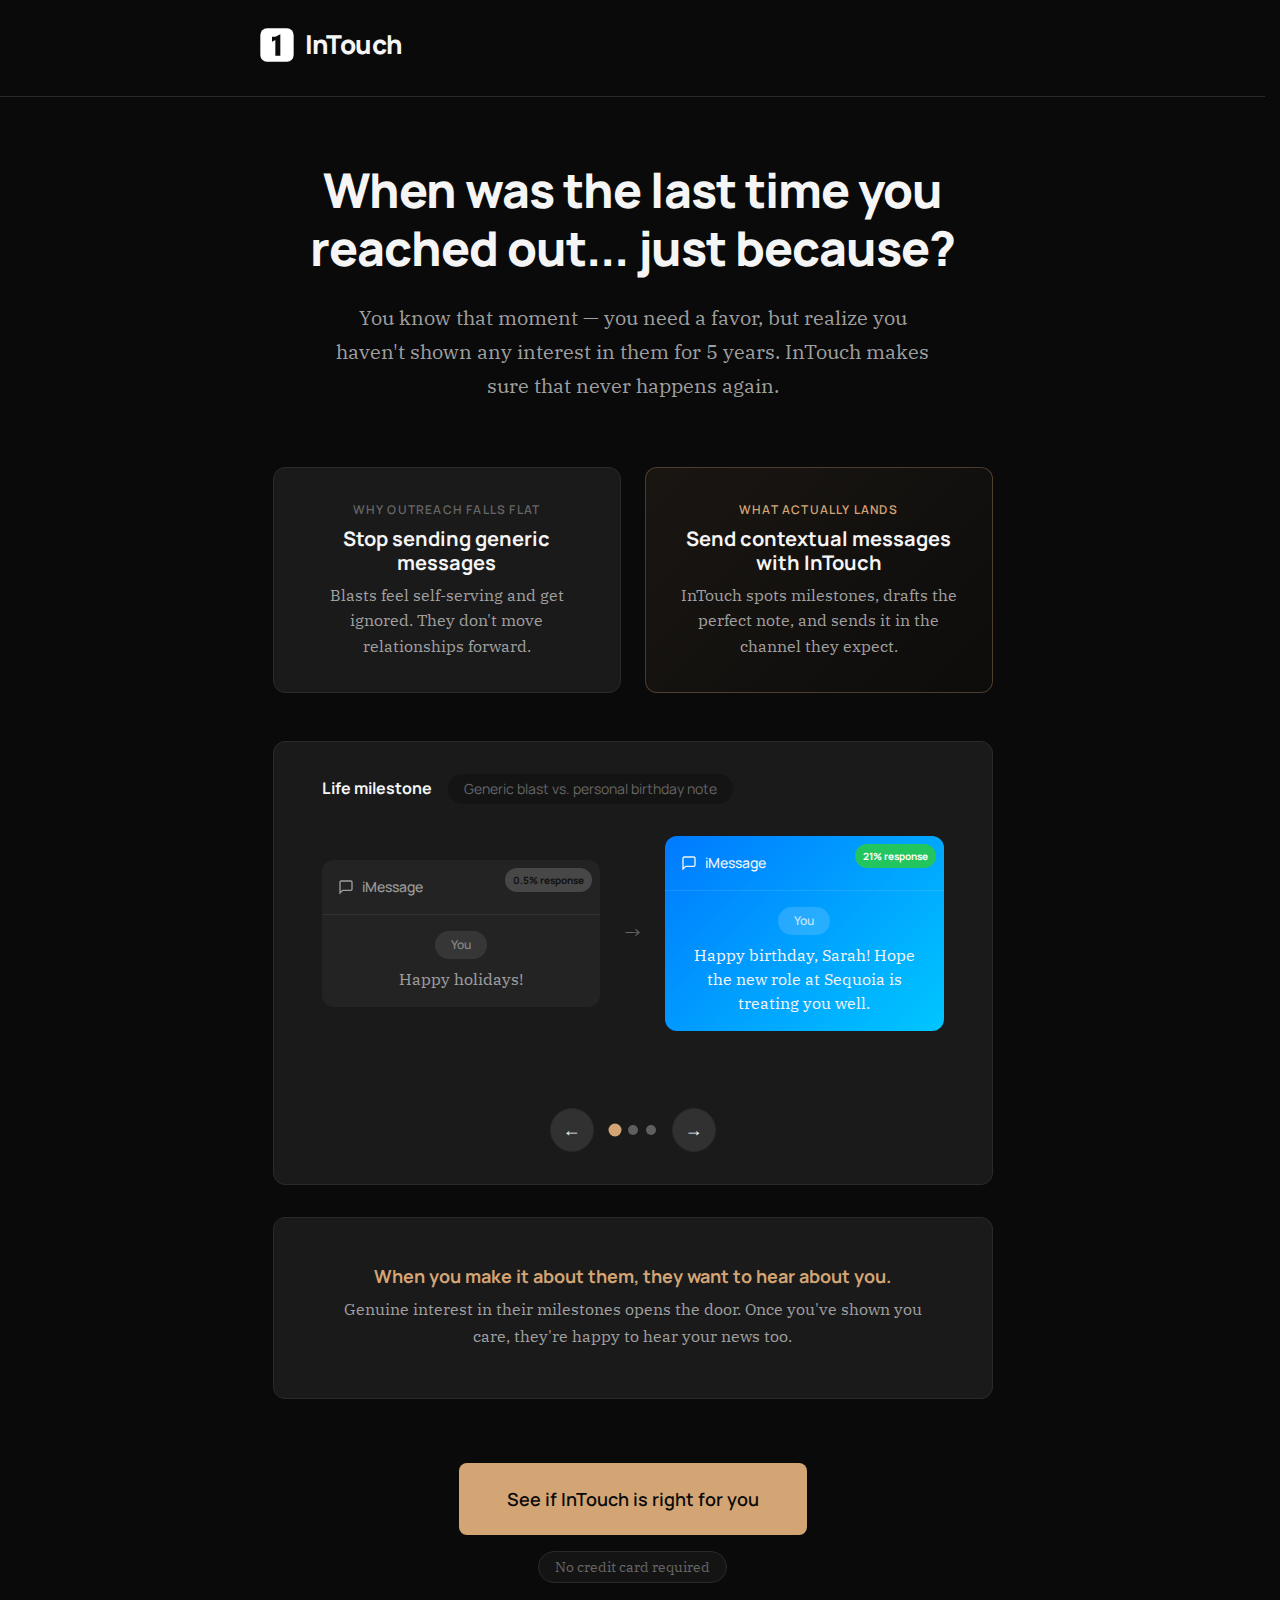
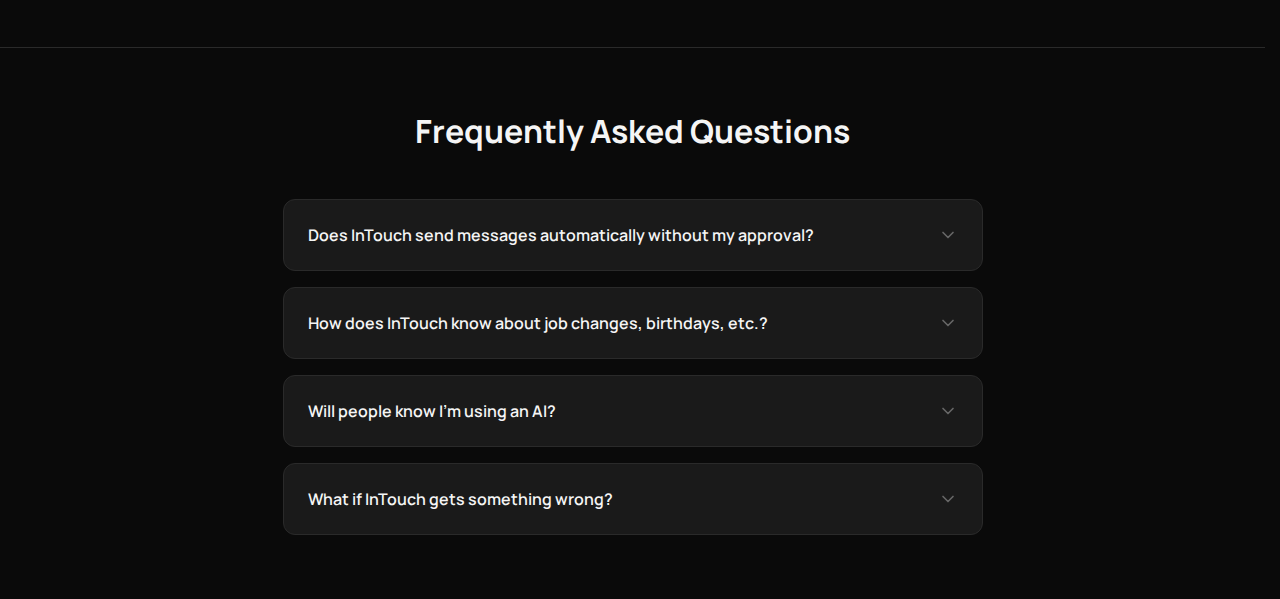
<file: index.html>
<!DOCTYPE html>
<html lang="en">
<head>
  <meta charset="UTF-8">
  <meta name="viewport" content="width=device-width, initial-scale=1.0">

  <!-- SEO Meta Tags -->
  <title>InTouch123 — Never Let a Relationship Go Cold</title>
  <meta name="description" content="InTouch123 is the premium AI relationship manager for professionals. Never let a valuable connection go cold.">
  <meta name="robots" content="index, follow">
  <link rel="canonical" href="https://intouch123.com/">

  <!-- Open Graph -->
  <meta property="og:title" content="InTouch123 — Never Let a Relationship Go Cold">
  <meta property="og:description" content="Premium AI relationship management for VCs, founders, and executives.">
  <meta property="og:type" content="website">
  <meta property="og:url" content="https://intouch123.com/">
  <meta property="og:image" content="https://intouch123.com/images/og-image.png">

  <!-- Twitter -->
  <meta name="twitter:card" content="summary_large_image">
  <meta name="twitter:title" content="InTouch123 — Never Let a Relationship Go Cold">
  <meta name="twitter:description" content="Premium AI relationship management for VCs, founders, and executives.">

  <!-- Schema.org markup -->
  <script type="application/ld+json">
  {
    "@context": "https://schema.org",
    "@type": "SoftwareApplication",
    "name": "InTouch123",
    "applicationCategory": "BusinessApplication",
    "operatingSystem": "Web",
    "description": "AI relationship manager that actively nurtures professional relationships for executives and investors.",
    "offers": {
      "@type": "Offer",
      "price": "100",
      "priceCurrency": "USD",
      "priceValidUntil": "2025-12-31"
    }
  }
  </script>

  <!-- Favicon -->
  <link rel="icon" type="image/svg+xml" href="/favicon.svg">
  <link rel="icon" type="image/png" sizes="32x32" href="/favicon-32.png">
  <link rel="apple-touch-icon" sizes="180x180" href="/apple-touch-icon.png">

  <!-- Fonts -->
  <link rel="preconnect" href="https://fonts.googleapis.com">
  <link rel="preconnect" href="https://fonts.gstatic.com" crossorigin>
  <link href="https://fonts.googleapis.com/css2?family=IBM+Plex+Serif:wght@400;500;600&family=Manrope:wght@400;500;600;700;800&display=swap" rel="stylesheet">

  <link rel="stylesheet" href="/css/styles.css">

  <!-- Plausible Analytics - Replace domain with actual domain -->
  <script defer data-domain="intouch123.com" src="https://plausible.io/js/pa-ubAY_fIx9jHrzC1-VI7On.js"></script>
</head>
<body>
  <!-- Skip Link for Accessibility -->
  <a href="#main-content" class="skip-link">Skip to main content</a>

  <!-- Header with Logo -->
  <header class="site-header">
    <div class="container">
      <a href="/" class="logo logo--horizontal">
        <svg class="logo__mark" width="40" height="40" viewBox="0 0 48 48" fill="none" xmlns="http://www.w3.org/2000/svg">
          <rect x="4" y="4" width="40" height="40" rx="8" fill="#FFFFFF"/>
          <path d="M22 14L28 11V37H22V18L18 20V14H22Z" fill="#0D0D0D"/>
        </svg>
        <span class="logo__text">InTouch</span>
      </a>
    </div>
  </header>

  <main id="main-content">
    <!-- PHASE 0: Hero Section -->
    <section class="hero" id="hero">
      <div class="container">
        <!-- Variant A: The Awkward Moment -->
        <div class="hero-content" data-variant="a">
          <h1 class="hero-headline">When was the last time you reached out... just because?</h1>
          <p class="hero-subhead">You know that moment — you need a favor, but realize you haven't shown any interest in them for 5 years. InTouch makes sure that never happens again.</p>
        </div>

        <!-- Variant B: The Bulk Message Problem -->
        <div class="hero-content" data-variant="b">
          <h1 class="hero-headline">Your network is tired of hearing about your launches</h1>
          <p class="hero-subhead">The most common way to "nurture relationships" is blasting updates about yourself. People appreciate genuine interest in them. InTouch delivers that at scale.</p>
        </div>

        <!-- Solution Visualization Section -->
        <section class="solution-section">
          <div class="solution-header">
            <div class="solution-col">
              <span class="solution-label">WHY OUTREACH FALLS FLAT</span>
              <h3 class="solution-title">Stop sending generic messages</h3>
              <p class="solution-text">Blasts feel self-serving and get ignored. They don't move relationships forward.</p>
            </div>
            <div class="solution-col highlighted">
              <span class="solution-label">WHAT ACTUALLY LANDS</span>
              <h3 class="solution-title">Send contextual messages with InTouch</h3>
              <p class="solution-text">InTouch spots milestones, drafts the perfect note, and sends it in the channel they expect.</p>
            </div>
          </div>

          <div class="carousel-container">
            <div class="carousel-wrapper">
              <div class="carousel-track">
                <!-- Slide 1: Life milestone -->
                <div class="carousel-slide" data-index="0">
                  <div class="slide-header">
                    <span class="trigger-label">Life milestone</span>
                    <span class="comparison-subtitle">Generic blast vs. personal birthday note</span>
                  </div>
                  <div class="message-comparison">
                    <div class="message-card-wrapper" data-tooltip="Generic blast. No personalization.">
                      <div class="message-card before imessage">
                        <div class="stats-badge muted">0.5% response</div>
                        <div class="channel-label"><span class="channel-icon"><svg viewBox="0 0 24 24" fill="none" stroke="currentColor" stroke-width="2"><path d="M21 15a2 2 0 0 1-2 2H7l-4 4V5a2 2 0 0 1 2-2h14a2 2 0 0 1 2 2z"/></svg></span> iMessage</div>
                        <div class="message-bubble">
                          <span class="sender-badge">You</span>
                          <p class="message-text">Happy holidays!</p>
                        </div>
                      </div>
                    </div>
                    <div class="comparison-arrow">→</div>
                    <div class="message-card-wrapper" data-tooltip="InTouch found Sarah's b-day on Facebook and combined with context from LinkedIn.">
                      <div class="message-card after imessage">
                        <div class="stats-badge">21% response</div>
                        <div class="channel-label"><span class="channel-icon"><svg viewBox="0 0 24 24" fill="none" stroke="currentColor" stroke-width="2"><path d="M21 15a2 2 0 0 1-2 2H7l-4 4V5a2 2 0 0 1 2-2h14a2 2 0 0 1 2 2z"/></svg></span> iMessage</div>
                        <div class="message-bubble">
                          <span class="sender-badge">You</span>
                          <p class="message-text">Happy birthday, Sarah! Hope the new role at Sequoia is treating you well.</p>
                        </div>
                      </div>
                    </div>
                  </div>
                </div>

                <!-- Slide 2: Funding announcement -->
                <div class="carousel-slide" data-index="1">
                  <div class="slide-header">
                    <span class="trigger-label">Funding announcement</span>
                    <span class="comparison-subtitle">Self-promotion vs. support</span>
                  </div>
                  <div class="message-comparison">
                    <div class="message-card-wrapper" data-tooltip="Self-promotional newsletter. You're just another mailing list.">
                      <div class="message-card before email">
                        <div class="stats-badge muted">7% open rate</div>
                        <div class="channel-label"><span class="channel-icon"><svg viewBox="0 0 24 24" fill="none" stroke="currentColor" stroke-width="2"><rect x="2" y="4" width="20" height="16" rx="2"/><path d="m22 7-8.97 5.7a1.94 1.94 0 0 1-2.06 0L2 7"/></svg></span> Email</div>
                        <div class="email-content">
                          <div class="email-field"><span class="email-label">FROM</span><span class="email-value">You</span></div>
                          <div class="email-field"><span class="email-label">SUBJECT</span><span class="email-value">Year-end portfolio news</span></div>
                          <p class="message-text">Excited to share the companies I invested in this year...</p>
                        </div>
                      </div>
                    </div>
                    <div class="comparison-arrow">→</div>
                    <div class="message-card-wrapper" data-tooltip="InTouch spotted the Series A announcement in TechCrunch and drafted a personalized congrats email.">
                      <div class="message-card after email">
                        <div class="stats-badge">29% open rate</div>
                        <div class="channel-label"><span class="channel-icon"><svg viewBox="0 0 24 24" fill="none" stroke="currentColor" stroke-width="2"><rect x="2" y="4" width="20" height="16" rx="2"/><path d="m22 7-8.97 5.7a1.94 1.94 0 0 1-2.06 0L2 7"/></svg></span> Email</div>
                        <div class="email-content">
                          <div class="email-field"><span class="email-label">FROM</span><span class="email-value">You</span></div>
                          <div class="email-field"><span class="email-label">SUBJECT</span><span class="email-value">Congrats on the Series A</span></div>
                          <p class="message-text">Heard you just raised your Series A — congrats! Let me know if I can help with intros.</p>
                        </div>
                      </div>
                    </div>
                  </div>
                </div>

                <!-- Slide 3: Career update -->
                <div class="carousel-slide" data-index="2">
                  <div class="slide-header">
                    <span class="trigger-label">Career update</span>
                    <span class="comparison-subtitle">Feature pitch vs. human check-in</span>
                  </div>
                  <div class="message-comparison">
                    <div class="message-card-wrapper" data-tooltip="Product update blast. No relevance to their life.">
                      <div class="message-card before email">
                        <div class="stats-badge muted">1.8% CTR</div>
                        <div class="channel-label"><span class="channel-icon"><svg viewBox="0 0 24 24" fill="none" stroke="currentColor" stroke-width="2"><rect x="2" y="4" width="20" height="16" rx="2"/><path d="m22 7-8.97 5.7a1.94 1.94 0 0 1-2.06 0L2 7"/></svg></span> Email</div>
                        <div class="email-content">
                          <div class="email-field"><span class="email-label">FROM</span><span class="email-value">You</span></div>
                          <div class="email-field"><span class="email-label">SUBJECT</span><span class="email-value">New feature just shipped</span></div>
                          <p class="message-text">We just released a new feature!</p>
                        </div>
                      </div>
                    </div>
                    <div class="comparison-arrow">→</div>
                    <div class="message-card-wrapper" data-tooltip="InTouch recommended connecting on Instagram to enhance the relationship.">
                      <div class="message-card after instagram">
                        <div class="stats-badge">62% approval</div>
                        <div class="channel-label"><span class="channel-icon"><svg viewBox="0 0 24 24" fill="none" stroke="currentColor" stroke-width="2"><rect x="2" y="2" width="20" height="20" rx="5"/><circle cx="12" cy="12" r="4"/><circle cx="18" cy="6" r="1.5" fill="currentColor"/></svg></span> Instagram DM</div>
                        <div class="message-bubble">
                          <span class="sender-badge">You</span>
                          <p class="message-text">Saw you got promoted to VP — what's the new role like? Would love to catch up.</p>
                        </div>
                      </div>
                    </div>
                  </div>
                </div>
              </div>
            </div>

            <div class="carousel-controls">
              <button class="carousel-arrow prev" aria-label="Previous slide">←</button>
              <div class="carousel-dots">
                <button class="dot active" data-index="0" aria-label="Go to slide 1"></button>
                <button class="dot" data-index="1" aria-label="Go to slide 2"></button>
                <button class="dot" data-index="2" aria-label="Go to slide 3"></button>
              </div>
              <button class="carousel-arrow next" aria-label="Next slide">→</button>
            </div>
          </div>

          <div class="solution-caption">
            <h3 class="caption-headline">When you make it about them, they want to hear about you.</h3>
            <p class="caption-text">Genuine interest in their milestones opens the door. Once you've shown you care, they're happy to hear your news too.</p>
          </div>
        </section>

        <div class="hero-cta-wrapper">
          <button type="button" class="btn btn-primary btn-large" id="hero-cta">See if InTouch is right for you</button>
          <span class="badge">No credit card required</span>
        </div>
      </div>
    </section>

    <!-- PHASE 1: Qualification -->
    <section class="phase phase-1" id="phase-1">
      <div class="container">
        <h2 class="section-heading">Let's see if InTouch is right for you</h2>

        <form id="qualification-form" class="form">
          <!-- Field 1: Contact Slider -->
          <div class="form-group">
            <label for="contact-count" class="form-label">How many professional relationships do you want to nurture?</label>
            <div class="slider-container">
              <input
                type="range"
                id="contact-count"
                name="contact_count"
                min="50"
                max="2000"
                step="50"
                value="200"
                class="slider"
                aria-describedby="contact-count-value"
              >
              <div class="slider-ticks">
                <span data-value="100">100</span>
                <span data-value="250">250</span>
                <span data-value="500">500</span>
                <span data-value="1000">1,000</span>
              </div>
              <div class="slider-output" id="contact-count-value">
                <span class="contact-number">200</span> contacts
              </div>
            </div>
            <div class="tier-preview" id="tier-preview">
              <span class="tier-name">Starter tier</span> · <span class="tier-price">$100/mo</span>
            </div>
          </div>

          <!-- Field 2: Relationship Types -->
          <div class="form-group">
            <fieldset>
              <legend class="form-label">What types of relationships matter most to you?</legend>
              <div class="checkbox-group">
                <div class="checkbox-item">
                  <label class="checkbox-label">
                    <input type="checkbox" name="relationship_types" value="investors">
                    <span class="checkbox-text">Investors / LPs</span>
                  </label>
                  <div class="conditional-input" data-for="investors">
                    <input type="text" name="investors_detail" placeholder="Describe your ideal LP (e.g., '$50M+ allocation capacity')">
                  </div>
                </div>

                <div class="checkbox-item">
                  <label class="checkbox-label">
                    <input type="checkbox" name="relationship_types" value="portfolio">
                    <span class="checkbox-text">Portfolio companies / founders</span>
                  </label>
                  <div class="conditional-input" data-for="portfolio">
                    <input type="text" name="portfolio_detail" placeholder="What stage or type?">
                  </div>
                </div>

                <div class="checkbox-item">
                  <label class="checkbox-label">
                    <input type="checkbox" name="relationship_types" value="acquirers">
                    <span class="checkbox-text">Potential acquirers</span>
                  </label>
                  <div class="conditional-input" data-for="acquirers">
                    <input type="text" name="acquirers_detail" placeholder="What criteria matter?">
                  </div>
                </div>

                <div class="checkbox-item">
                  <label class="checkbox-label">
                    <input type="checkbox" name="relationship_types" value="enterprise">
                    <span class="checkbox-text">Enterprise clients</span>
                  </label>
                  <div class="conditional-input" data-for="enterprise">
                    <input type="text" name="enterprise_detail" placeholder="What industry or company size?">
                  </div>
                </div>

                <div class="checkbox-item">
                  <label class="checkbox-label">
                    <input type="checkbox" name="relationship_types" value="peers">
                    <span class="checkbox-text">Industry peers</span>
                  </label>
                  <div class="conditional-input" data-for="peers">
                    <input type="text" name="peers_detail" placeholder="Which communities or roles?">
                  </div>
                </div>

                <div class="checkbox-item">
                  <label class="checkbox-label">
                    <input type="checkbox" name="relationship_types" value="talent">
                    <span class="checkbox-text">Talent pipeline</span>
                  </label>
                  <div class="conditional-input" data-for="talent">
                    <input type="text" name="talent_detail" placeholder="What roles are you nurturing?">
                  </div>
                </div>

                <div class="checkbox-item">
                  <label class="checkbox-label">
                    <input type="checkbox" name="relationship_types" value="other">
                    <span class="checkbox-text">Other</span>
                  </label>
                  <div class="conditional-input" data-for="other">
                    <input type="text" name="other_detail" placeholder="Describe your relationship types">
                  </div>
                </div>
              </div>
            </fieldset>
          </div>

          <!-- Field 3: Primary Goal -->
          <div class="form-group">
            <fieldset>
              <legend class="form-label">What's your primary goal?</legend>
              <div class="radio-group">
                <label class="radio-label">
                  <input type="radio" name="primary_goal" value="deal_flow">
                  <span class="radio-text">More deal flow</span>
                </label>
                <label class="radio-label">
                  <input type="radio" name="primary_goal" value="stronger_relationships">
                  <span class="radio-text">Stronger existing relationships</span>
                </label>
                <label class="radio-label">
                  <input type="radio" name="primary_goal" value="never_miss">
                  <span class="radio-text">Never miss important moments</span>
                </label>
                <label class="radio-label">
                  <input type="radio" name="primary_goal" value="save_time">
                  <span class="radio-text">Save time on relationship maintenance</span>
                </label>
              </div>
            </fieldset>
          </div>

          <div class="cta-wrapper">
            <button type="button" class="btn btn-primary btn-large" id="phase-1-cta">Start Setup</button>
            <span class="cta-note">Free, no credit card needed</span>
          </div>
        </form>
      </div>
    </section>

    <!-- PHASE 2: Pricing & Commitment -->
    <section class="phase phase-2" id="phase-2">
      <div class="container">
        <h2 class="section-heading">Your InTouch Plan</h2>

        <!-- Plan Selection Header -->
        <div class="plan-header">
          <p class="plan-summary">Your selected plan: <strong class="selected-tier-name">Starter</strong></p>
        </div>

        <!-- Pricing Cards -->
        <div class="pricing-grid">
          <div class="pricing-card" data-tier="starter">
            <div class="pricing-header">
              <h3 class="pricing-tier-name">Starter</h3>
              <p class="pricing-contacts">Up to <span class="contact-limit">200</span> contacts</p>
            </div>
            <div class="pricing-body">
              <div class="pricing-price">
                <span class="price-regular">$100/mo</span>
                <span class="price-founding">$70<span class="price-period">/mo</span></span>
              </div>
              <span class="founding-badge">Founding Member</span>
            </div>
          </div>

          <div class="pricing-card" data-tier="professional">
            <div class="pricing-header">
              <h3 class="pricing-tier-name">Professional</h3>
              <p class="pricing-contacts">Up to <span class="contact-limit">500</span> contacts</p>
            </div>
            <div class="pricing-body">
              <div class="pricing-price">
                <span class="price-regular">$250/mo</span>
                <span class="price-founding">$175<span class="price-period">/mo</span></span>
              </div>
              <span class="founding-badge">Founding Member</span>
            </div>
          </div>

          <div class="pricing-card" data-tier="executive">
            <div class="pricing-header">
              <h3 class="pricing-tier-name">Executive</h3>
              <p class="pricing-contacts">Up to <span class="contact-limit">1K</span> contacts</p>
            </div>
            <div class="pricing-body">
              <div class="pricing-price">
                <span class="price-regular">$350/mo</span>
                <span class="price-founding">$245<span class="price-period">/mo</span></span>
              </div>
              <span class="founding-badge">Founding Member</span>
            </div>
          </div>

          <div class="pricing-card" data-tier="leader">
            <div class="pricing-header">
              <h3 class="pricing-tier-name">Leader</h3>
              <p class="pricing-contacts">1,000+ contacts</p>
            </div>
            <div class="pricing-body">
              <div class="pricing-price">
                <span class="price-regular">$500/mo</span>
                <span class="price-founding">$350<span class="price-period">/mo</span></span>
              </div>
              <span class="founding-badge">Founding Member</span>
            </div>
          </div>
        </div>

        <!-- Viral Upsell -->
        <div class="viral-upsell">
          <label class="toggle-label">
            <input type="checkbox" id="viral-toggle" name="viral_opted_in">
            <span class="toggle-switch"></span>
            <span class="toggle-text">Let my AI occasionally introduce others to InTouch — get 50% more contacts in your plan</span>
          </label>
          <p class="viral-note">Your AI will naturally mention InTouch when relevant. You stay in control.</p>
        </div>

        <!-- Application Form -->
        <div class="application-section">
          <div class="invitation-notice">
            <h3 class="invitation-heading">Apply for Early Access</h3>
            <p class="invitation-text">InTouch is currently invitation-only. Complete your application below and we'll be in touch when more spots become available.</p>
          </div>

          <form
            id="application-form"
            action="https://formspree.io/f/xovgqgvk"
            method="POST"
            class="form"
          >
            <!-- Hidden fields -->
            <input type="hidden" name="hero_variant" id="form-variant">
            <input type="hidden" name="selected_tier" id="form-tier">
            <input type="hidden" name="contact_count" id="form-contact-count">
            <input type="hidden" name="viral_opted_in" id="form-viral">
            <input type="hidden" name="timestamp" id="form-timestamp">
            <input type="hidden" name="relationship_types" id="form-relationship-types">
            <input type="hidden" name="primary_goal" id="form-primary-goal">

            <div class="form-group">
              <label for="user-email" class="form-label">Your email</label>
              <input
                type="email"
                id="user-email"
                name="email"
                required
                class="form-input"
                placeholder="you@example.com"
                aria-describedby="email-error"
              >
              <span class="form-error" id="email-error" role="alert"></span>
            </div>

            <div class="form-group">
              <label for="linkedin-url" class="form-label">LinkedIn profile URL <span class="optional">(optional)</span></label>
              <input
                type="url"
                id="linkedin-url"
                name="linkedin_url"
                placeholder="linkedin.com/in/yourname"
                class="form-input"
              >
            </div>

            <div class="form-group">
              <label class="form-label">Where do you backup your contacts?</label>
              <input type="hidden" id="contact-source" name="contact_source" required>
              <div class="custom-dropdown" id="contact-source-dropdown">
                <button type="button" class="dropdown-trigger" aria-haspopup="listbox" aria-expanded="false">
                  <span class="dropdown-selected">Select an option</span>
                  <svg class="dropdown-arrow" width="16" height="16" viewBox="0 0 24 24" fill="none" stroke="currentColor" stroke-width="2" stroke-linecap="round" stroke-linejoin="round"><path d="M6 9l6 6 6-6"/></svg>
                </button>
                <ul class="dropdown-menu" role="listbox">
                  <li class="dropdown-item" data-value="google_contacts" role="option">Google Contacts</li>
                  <li class="dropdown-item" data-value="icloud" role="option">iCloud</li>
                  <li class="dropdown-item" data-value="company_crm" role="option">Company CRM (Salesforce, HubSpot, ...)</li>
                  <li class="dropdown-item" data-value="personal_crm" role="option">Personal CRM (Folk, Clay, ...)</li>
                  <li class="dropdown-item" data-value="no_backup" role="option">No cloud backup</li>
                  <li class="dropdown-item" data-value="other" role="option">Other</li>
                </ul>
              </div>
            </div>

            <div class="form-group">
              <label for="additional-notes" class="form-label">Anything else we should know? <span class="optional">(optional)</span></label>
              <textarea
                id="additional-notes"
                name="additional_notes"
                rows="3"
                class="form-textarea"
                placeholder="Tell us more about your relationship goals..."
              ></textarea>
            </div>

            <div class="cta-wrapper">
              <button type="submit" class="btn btn-primary btn-large" id="final-submit">Submit Application</button>
            </div>
          </form>

          <div class="application-success" id="application-success">
            <div class="success-icon">
              <svg width="48" height="48" viewBox="0 0 24 24" fill="none" stroke="currentColor" stroke-width="2" stroke-linecap="round" stroke-linejoin="round">
                <path d="M22 11.08V12a10 10 0 1 1-5.93-9.14"/>
                <polyline points="22 4 12 14.01 9 11.01"/>
              </svg>
            </div>
            <h3 class="success-heading">Thanks for your application!</h3>
            <p class="success-text">We're currently onboarding founding members in small batches. We'll reach out when more spots become available.</p>
          </div>
        </div>
      </div>
    </section>

    <!-- FAQ Section -->
    <section class="faq-section" id="faq">
      <div class="container">
        <h2 class="section-heading">Frequently Asked Questions</h2>

        <div class="faq-list">
          <div class="faq-item">
            <button class="faq-question" aria-expanded="false">
              <span>Does InTouch send messages automatically without my approval?</span>
              <svg class="faq-icon" width="20" height="20" viewBox="0 0 24 24" fill="none" stroke="currentColor" stroke-width="2" stroke-linecap="round" stroke-linejoin="round"><path d="M6 9l6 6 6-6"/></svg>
            </button>
            <div class="faq-answer">
              <p>No. Every outbound message goes into your approval queue first. You review and approve (or edit) before anything is sent. InTouch drafts and suggests — you stay in control.</p>
            </div>
          </div>

          <div class="faq-item">
            <button class="faq-question" aria-expanded="false">
              <span>How does InTouch know about job changes, birthdays, etc.?</span>
              <svg class="faq-icon" width="20" height="20" viewBox="0 0 24 24" fill="none" stroke="currentColor" stroke-width="2" stroke-linecap="round" stroke-linejoin="round"><path d="M6 9l6 6 6-6"/></svg>
            </button>
            <div class="faq-answer">
              <p>We monitor LinkedIn, news, and social signals. You can also add custom triggers for specific events you want to track.</p>
            </div>
          </div>

          <div class="faq-item">
            <button class="faq-question" aria-expanded="false">
              <span>Will people know I'm using an AI?</span>
              <svg class="faq-icon" width="20" height="20" viewBox="0 0 24 24" fill="none" stroke="currentColor" stroke-width="2" stroke-linecap="round" stroke-linejoin="round"><path d="M6 9l6 6 6-6"/></svg>
            </button>
            <div class="faq-answer">
              <p>Messages are written in your voice based on your history. They sound like you because they come from your relationship context.</p>
            </div>
          </div>

          <div class="faq-item">
            <button class="faq-question" aria-expanded="false">
              <span>What if InTouch gets something wrong?</span>
              <svg class="faq-icon" width="20" height="20" viewBox="0 0 24 24" fill="none" stroke="currentColor" stroke-width="2" stroke-linecap="round" stroke-linejoin="round"><path d="M6 9l6 6 6-6"/></svg>
            </button>
            <div class="faq-answer">
              <p>That's why the approval queue exists. You catch anything that doesn't feel right before it goes out.</p>
            </div>
          </div>
        </div>
      </div>
    </section>
  </main>

  <script src="/js/main.js"></script>
</body>
</html>
</file>
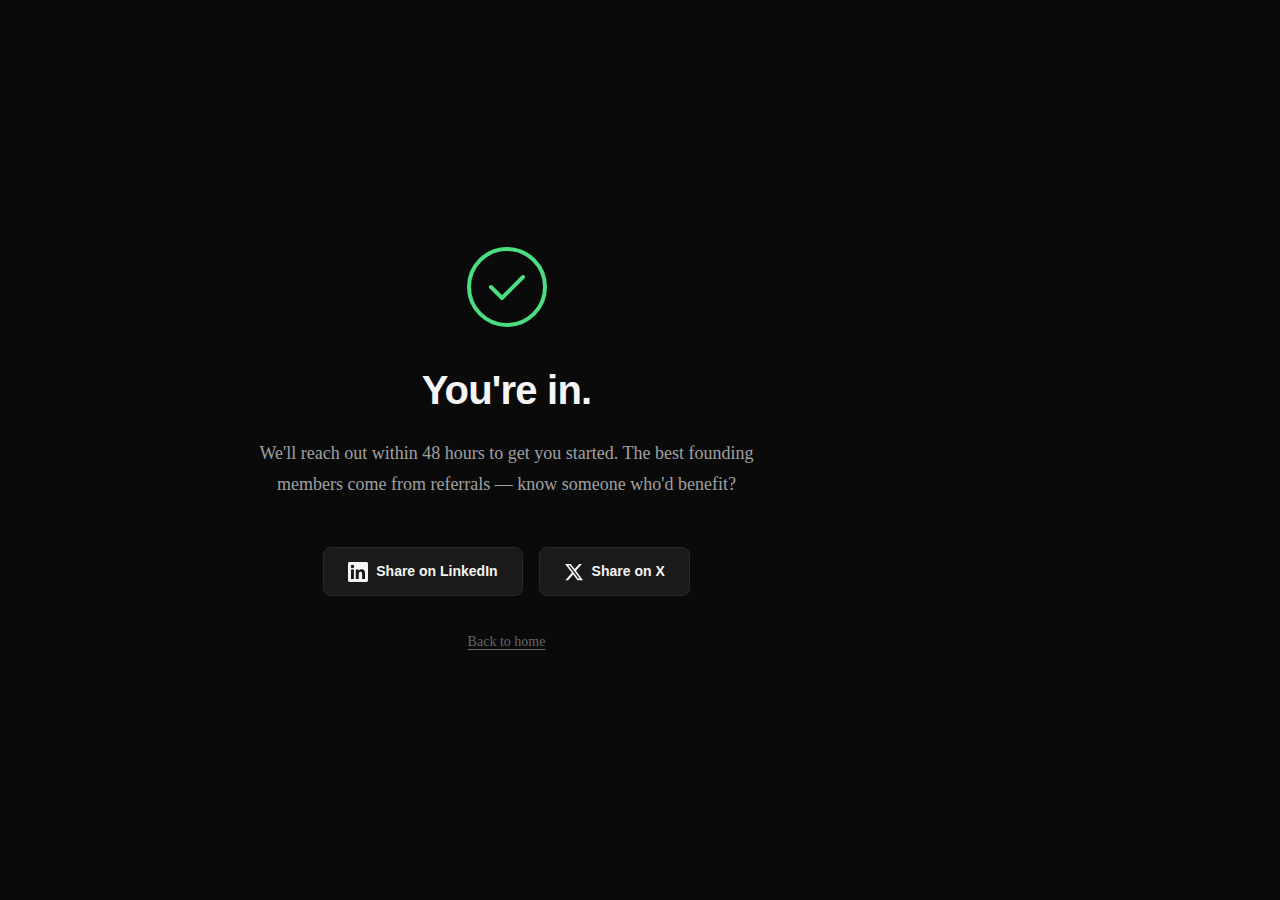
<file: thank-you.html>
<!DOCTYPE html>
<html lang="en">
<head>
  <meta charset="UTF-8">
  <meta name="viewport" content="width=device-width, initial-scale=1.0">

  <!-- SEO Meta Tags -->
  <title>You're In - Me.AI</title>
  <meta name="description" content="Your Me.AI reservation is confirmed. We'll reach out within 48 hours to get you started.">
  <meta name="robots" content="noindex, nofollow">

  <!-- Open Graph -->
  <meta property="og:title" content="Me.AI - Never Let a Relationship Go Cold">
  <meta property="og:description" content="The AI relationship manager for VCs, founders, and executives. Actively nurtures your network so you don't have to.">
  <meta property="og:type" content="website">
  <meta property="og:url" content="https://intouch123.com/">
  <meta property="og:image" content="https://intouch123.com/images/og-image.png">

  <!-- Twitter -->
  <meta name="twitter:card" content="summary_large_image">
  <meta name="twitter:title" content="Me.AI - Never Let a Relationship Go Cold">
  <meta name="twitter:description" content="The AI relationship manager for VCs, founders, and executives.">

  <link rel="stylesheet" href="css/styles.css">

  <!-- Plausible Analytics - Replace domain with actual domain -->
  <script defer data-domain="intouch123.com" src="https://plausible.io/js/script.js"></script>
</head>
<body>
  <main id="main-content" class="thank-you-page">
    <div class="container">
      <div class="thank-you-content">
        <div class="checkmark-icon" aria-hidden="true">
          <svg width="80" height="80" viewBox="0 0 80 80" fill="none" xmlns="http://www.w3.org/2000/svg">
            <circle cx="40" cy="40" r="38" stroke="currentColor" stroke-width="4"/>
            <path d="M24 40L35 51L56 30" stroke="currentColor" stroke-width="4" stroke-linecap="round" stroke-linejoin="round"/>
          </svg>
        </div>

        <h1 class="thank-you-headline">You're in.</h1>

        <p class="thank-you-body">
          We'll reach out within 48 hours to get you started. The best founding members come from referrals — know someone who'd benefit?
        </p>

        <div class="share-buttons">
          <a
            href="#"
            id="share-linkedin"
            class="btn btn-secondary share-btn"
            target="_blank"
            rel="noopener noreferrer"
            aria-label="Share on LinkedIn"
          >
            <svg width="20" height="20" viewBox="0 0 24 24" fill="currentColor" aria-hidden="true">
              <path d="M20.447 20.452h-3.554v-5.569c0-1.328-.027-3.037-1.852-3.037-1.853 0-2.136 1.445-2.136 2.939v5.667H9.351V9h3.414v1.561h.046c.477-.9 1.637-1.85 3.37-1.85 3.601 0 4.267 2.37 4.267 5.455v6.286zM5.337 7.433c-1.144 0-2.063-.926-2.063-2.065 0-1.138.92-2.063 2.063-2.063 1.14 0 2.064.925 2.064 2.063 0 1.139-.925 2.065-2.064 2.065zm1.782 13.019H3.555V9h3.564v11.452zM22.225 0H1.771C.792 0 0 .774 0 1.729v20.542C0 23.227.792 24 1.771 24h20.451C23.2 24 24 23.227 24 22.271V1.729C24 .774 23.2 0 22.222 0h.003z"/>
            </svg>
            Share on LinkedIn
          </a>

          <a
            href="#"
            id="share-twitter"
            class="btn btn-secondary share-btn"
            target="_blank"
            rel="noopener noreferrer"
            aria-label="Share on X (Twitter)"
          >
            <svg width="20" height="20" viewBox="0 0 24 24" fill="currentColor" aria-hidden="true">
              <path d="M18.244 2.25h3.308l-7.227 8.26 8.502 11.24H16.17l-5.214-6.817L4.99 21.75H1.68l7.73-8.835L1.254 2.25H8.08l4.713 6.231zm-1.161 17.52h1.833L7.084 4.126H5.117z"/>
            </svg>
            Share on X
          </a>
        </div>

        <a href="/" class="back-link">Back to home</a>
      </div>
    </div>
  </main>

  <script>
    // Share URLs with pre-filled text
    const linkedInText = encodeURIComponent("Just reserved my spot for Me.AI — an AI that manages professional relationships so you never let important connections go cold. Worth checking out if you manage a large network.");
    const linkedInUrl = encodeURIComponent("https://intouch123.com");
    const linkedInShareUrl = `https://www.linkedin.com/sharing/share-offsite/?url=${linkedInUrl}`;

    const twitterText = encodeURIComponent("Just signed up for Me.AI — finally an AI that actually manages relationships instead of just tracking them. No more awkward \"haven't talked in 5 years\" moments. @meaboratory");
    const twitterUrl = encodeURIComponent("https://intouch123.com");
    const twitterShareUrl = `https://twitter.com/intent/tweet?text=${twitterText}&url=${twitterUrl}`;

    document.getElementById('share-linkedin').href = linkedInShareUrl;
    document.getElementById('share-twitter').href = twitterShareUrl;

    // Track share clicks with Plausible
    document.getElementById('share-linkedin').addEventListener('click', function() {
      if (typeof plausible !== 'undefined') {
        plausible('Share_LinkedIn_Clicked');
      }
    });

    document.getElementById('share-twitter').addEventListener('click', function() {
      if (typeof plausible !== 'undefined') {
        plausible('Share_Twitter_Clicked');
      }
    });
  </script>
</body>
</html>
</file>
<file: css/styles.css>
/* ==========================================================================
   InTouch123 Landing Page Styles
   ========================================================================== */

/* CSS Custom Properties (Design Tokens)
   ========================================================================== */
:root {
  /* Primary Colors */
  --color-black: #0D0D0D;
  --color-gold: #D4A574;

  /* Neutrals */
  --color-white: #FFFFFF;
  --color-off-white: #F5F5F5;
  --color-gray-100: #F5F5F5;
  --color-gray-200: #E5E5E5;
  --color-gray-300: #D4D4D4;
  --color-gray-500: #737373;
  --color-gray-700: #404040;

  /* Semantic (Dark Theme) */
  --bg-primary: #0a0a0a;
  --bg-secondary: #141414;
  --bg-card: #1a1a1a;
  --border: #2a2a2a;
  --text-primary: #f5f5f5;
  --text-secondary: #a0a0a0;
  --text-muted: #666666;
  --accent: var(--color-gold);
  --accent-hover: #e0b685;
  --success: #4ade80;
  --error: #f87171;

  /* Typography */
  --font-display: 'Manrope', -apple-system, BlinkMacSystemFont, sans-serif;
  --font-body: 'IBM Plex Serif', Georgia, serif;
  --font-family: var(--font-body);
  --font-size-xs: 0.75rem;
  --font-size-sm: 0.875rem;
  --font-size-base: 1rem;
  --font-size-lg: 1.125rem;
  --font-size-xl: 1.25rem;
  --font-size-2xl: 1.5rem;
  --font-size-3xl: 2rem;
  --font-size-4xl: 2.5rem;
  --font-size-5xl: 3rem;

  /* Spacing */
  --spacing-xs: 0.25rem;
  --spacing-sm: 0.5rem;
  --spacing-md: 1rem;
  --spacing-lg: 1.5rem;
  --spacing-xl: 2rem;
  --spacing-2xl: 3rem;
  --spacing-3xl: 4rem;

  /* Transitions */
  --transition-fast: 0.15s ease;
  --transition-base: 0.2s ease;
  --transition-slow: 0.3s ease;

  /* Border Radius */
  --radius-sm: 4px;
  --radius-md: 8px;
  --radius-lg: 12px;
  --radius-full: 9999px;
}

/* Reset & Base Styles
   ========================================================================== */
*,
*::before,
*::after {
  box-sizing: border-box;
  margin: 0;
  padding: 0;
}

html {
  scroll-behavior: smooth;
  -webkit-text-size-adjust: 100%;
  scrollbar-gutter: stable;
}

body {
  font-family: var(--font-family);
  font-size: var(--font-size-base);
  line-height: 1.6;
  color: var(--text-primary);
  background-color: var(--bg-primary);
  min-height: 100vh;
  -webkit-font-smoothing: antialiased;
  -moz-osx-font-smoothing: grayscale;
}

/* Accessibility
   ========================================================================== */
.skip-link {
  position: absolute;
  top: -100%;
  left: 50%;
  transform: translateX(-50%);
  background: var(--accent);
  color: var(--bg-primary);
  padding: var(--spacing-sm) var(--spacing-md);
  border-radius: var(--radius-md);
  z-index: 1000;
  text-decoration: none;
  font-weight: 600;
}

.skip-link:focus {
  top: var(--spacing-md);
}

.sr-only {
  position: absolute;
  width: 1px;
  height: 1px;
  padding: 0;
  margin: -1px;
  overflow: hidden;
  clip: rect(0, 0, 0, 0);
  white-space: nowrap;
  border: 0;
}

/* Focus styles */
:focus-visible {
  outline: 2px solid var(--accent);
  outline-offset: 2px;
}

/* Layout
   ========================================================================== */
.container {
  width: 100%;
  max-width: 800px;
  margin: 0 auto;
  padding: 0 var(--spacing-lg);
}

.phase {
  display: none;
  padding: var(--spacing-3xl) 0;
}

.phase.active {
  display: block;
}

/* Phase 1 is shown by default after hero CTA click */
#phase-1 {
  border-top: 1px solid var(--border);
}

#phase-2 {
  border-top: 1px solid var(--border);
}

#phase-3 {
  border-top: 1px solid var(--border);
}

/* Typography
   ========================================================================== */
h1, h2, h3, h4, h5, h6 {
  font-family: var(--font-display);
  font-weight: 700;
  line-height: 1.2;
  color: var(--text-primary);
}

/* Text Styles */
.text-display {
  font-family: var(--font-display);
  font-weight: 800;
  font-size: 48px;
  letter-spacing: -0.02em;
}

.text-h1 {
  font-size: 36px;
  font-weight: 700;
}

.text-h2 {
  font-size: 28px;
  font-weight: 700;
}

.text-h3 {
  font-size: 22px;
  font-weight: 600;
}

.text-body {
  font-family: var(--font-body);
  font-size: 16px;
  line-height: 1.7;
}

.text-ui {
  font-family: var(--font-display);
  font-weight: 600;
  font-size: 14px;
}

.text-caption {
  font-family: var(--font-display);
  font-weight: 500;
  font-size: 12px;
  color: var(--text-muted);
}

/* Site Header
   ========================================================================== */
.site-header {
  padding: var(--spacing-lg) 0;
  border-bottom: 1px solid var(--border);
}

/* Logo
   ========================================================================== */
.logo {
  display: inline-flex;
  align-items: center;
  text-decoration: none;
}

.logo--horizontal {
  gap: 8px;
}

.logo--stacked {
  flex-direction: column;
  gap: 12px;
}

.logo__mark {
  flex-shrink: 0;
}

.logo__text {
  font-family: var(--font-display);
  font-weight: 800;
  font-size: 26px;
  letter-spacing: -0.02em;
  color: var(--text-primary);
}

.logo--dark .logo__text {
  color: var(--color-white);
}

/* Smaller variant for nav */
.logo--small .logo__mark {
  width: 32px;
  height: 32px;
}

.logo--small .logo__text {
  font-size: 20px;
}

.section-heading {
  font-family: var(--font-display);
  font-weight: 700;
  font-size: var(--font-size-2xl);
  margin-bottom: var(--spacing-2xl);
  text-align: center;
}

@media (min-width: 768px) {
  .section-heading {
    font-size: var(--font-size-3xl);
  }
}

/* Hero Section
   ========================================================================== */
.hero {
  min-height: 80vh;
  display: flex;
  align-items: center;
  justify-content: center;
  text-align: center;
  padding: var(--spacing-3xl) 0;
}

.hero-content {
  display: none;
}

.hero-content.active {
  display: block;
}

.hero-headline {
  font-family: var(--font-display);
  font-weight: 800;
  font-size: var(--font-size-3xl);
  letter-spacing: -0.02em;
  margin-bottom: var(--spacing-lg);
  max-width: 700px;
  margin-left: auto;
  margin-right: auto;
}

@media (min-width: 768px) {
  .hero-headline {
    font-size: var(--font-size-5xl);
  }
}

.hero-subhead {
  font-size: var(--font-size-lg);
  color: var(--text-secondary);
  max-width: 600px;
  margin: 0 auto var(--spacing-2xl);
  line-height: 1.7;
}

@media (min-width: 768px) {
  .hero-subhead {
    font-size: var(--font-size-xl);
  }
}

.hero-cta-wrapper {
  display: flex;
  flex-direction: column;
  align-items: center;
  gap: var(--spacing-md);
}

.badge {
  display: inline-block;
  font-size: var(--font-size-sm);
  color: var(--text-muted);
  background: var(--bg-secondary);
  padding: var(--spacing-xs) var(--spacing-md);
  border-radius: var(--radius-full);
  border: 1px solid var(--border);
}

/* Buttons
   ========================================================================== */
.btn {
  display: inline-flex;
  align-items: center;
  justify-content: center;
  gap: var(--spacing-sm);
  padding: 12px 24px;
  font-family: var(--font-display);
  font-size: 14px;
  font-weight: 600;
  text-decoration: none;
  border: none;
  border-radius: var(--radius-md);
  cursor: pointer;
  transition: all var(--transition-base);
}

.btn:disabled {
  opacity: 0.6;
  cursor: not-allowed;
}

.btn-primary {
  background-color: var(--accent);
  color: var(--bg-primary);
}

.btn-primary:hover:not(:disabled) {
  background-color: var(--accent-hover);
}

.btn-secondary {
  background-color: var(--bg-card);
  color: var(--text-primary);
  border: 1px solid var(--border);
}

.btn-secondary:hover:not(:disabled) {
  background-color: var(--bg-secondary);
  border-color: var(--text-muted);
}

.btn-large {
  padding: var(--spacing-lg) var(--spacing-2xl);
  font-size: var(--font-size-lg);
}

.btn-link {
  background: none;
  border: none;
  color: var(--text-muted);
  font-family: inherit;
  font-size: var(--font-size-base);
  cursor: pointer;
  text-decoration: underline;
  text-underline-offset: 3px;
  transition: color var(--transition-fast);
}

.btn-link:hover {
  color: var(--text-secondary);
}

/* Forms
   ========================================================================== */
.form {
  max-width: 600px;
  margin: 0 auto;
}

.form-group {
  margin-bottom: var(--spacing-xl);
}

.form-label {
  display: block;
  font-family: var(--font-display);
  font-size: var(--font-size-base);
  font-weight: 500;
  margin-bottom: var(--spacing-sm);
  color: var(--text-primary);
}

.form-label .optional {
  font-weight: 400;
  color: var(--text-muted);
}

fieldset {
  border: none;
  transition: all var(--transition-base);
}

fieldset.validation-error {
  background: rgba(248, 113, 113, 0.1);
  border-radius: var(--radius-md);
  padding: var(--spacing-md);
  margin: calc(-1 * var(--spacing-md));
}

fieldset.validation-error legend.form-label {
  color: var(--error);
}

legend.form-label {
  margin-bottom: var(--spacing-md);
}

.form-input,
.form-select,
.form-textarea {
  width: 100%;
  padding: var(--spacing-md);
  font-family: inherit;
  font-size: var(--font-size-base);
  color: var(--text-primary);
  background-color: var(--bg-card);
  border: 1px solid var(--border);
  border-radius: var(--radius-md);
  transition: border-color var(--transition-fast);
}

.form-input:focus,
.form-select:focus,
.form-textarea:focus {
  outline: none;
  border-color: var(--accent);
}

.form-input::placeholder,
.form-textarea::placeholder {
  color: var(--text-muted);
}

.form-select {
  appearance: none;
  background-image: url("data:image/svg+xml,%3Csvg xmlns='http://www.w3.org/2000/svg' width='16' height='16' viewBox='0 0 24 24' fill='none' stroke='%23666666' stroke-width='2' stroke-linecap='round' stroke-linejoin='round'%3E%3Cpath d='M6 9l6 6 6-6'/%3E%3C/svg%3E");
  background-repeat: no-repeat;
  background-position: right var(--spacing-md) center;
  padding-right: var(--spacing-2xl);
}

.form-textarea {
  resize: vertical;
  min-height: 100px;
}

.form-error {
  display: block;
  font-size: var(--font-size-sm);
  color: var(--error);
  margin-top: var(--spacing-xs);
}

/* Custom Dropdown
   ========================================================================== */
.custom-dropdown {
  position: relative;
  width: 100%;
}

.dropdown-trigger {
  width: 100%;
  display: flex;
  align-items: center;
  justify-content: space-between;
  padding: var(--spacing-md);
  font-family: inherit;
  font-size: var(--font-size-base);
  color: var(--text-primary);
  background-color: var(--bg-card);
  border: 1px solid var(--border);
  border-radius: var(--radius-md);
  cursor: pointer;
  transition: border-color var(--transition-fast);
  text-align: left;
}

.dropdown-trigger:hover {
  border-color: var(--text-muted);
}

.dropdown-trigger:focus {
  outline: none;
  border-color: var(--accent);
}

.dropdown-trigger[aria-expanded="true"] {
  border-color: var(--accent);
  border-bottom-left-radius: 0;
  border-bottom-right-radius: 0;
}

.dropdown-selected {
  flex: 1;
}

.dropdown-selected.placeholder {
  color: var(--text-muted);
}

.dropdown-arrow {
  flex-shrink: 0;
  color: var(--text-muted);
  transition: transform var(--transition-fast);
}

.dropdown-trigger[aria-expanded="true"] .dropdown-arrow {
  transform: rotate(180deg);
}

.dropdown-menu {
  position: absolute;
  top: 100%;
  left: 0;
  right: 0;
  background-color: var(--bg-card);
  border: 1px solid var(--accent);
  border-top: none;
  border-bottom-left-radius: var(--radius-md);
  border-bottom-right-radius: var(--radius-md);
  list-style: none;
  z-index: 100;
  max-height: 0;
  overflow: hidden;
  opacity: 0;
  transition: max-height var(--transition-base), opacity var(--transition-fast);
}

.dropdown-menu.open {
  max-height: 300px;
  opacity: 1;
  overflow-y: auto;
}

.dropdown-item {
  padding: var(--spacing-md);
  cursor: pointer;
  transition: background-color var(--transition-fast);
}

.dropdown-item:hover {
  background-color: var(--bg-secondary);
}

.dropdown-item.selected {
  background-color: rgba(212, 165, 116, 0.15);
  color: var(--accent);
}

/* Slider
   ========================================================================== */
.slider-container {
  margin: var(--spacing-lg) 0;
}

.slider {
  -webkit-appearance: none;
  appearance: none;
  width: 100%;
  height: 8px;
  background: var(--bg-card);
  border-radius: var(--radius-full);
  outline: none;
  cursor: pointer;
}

.slider::-webkit-slider-thumb {
  -webkit-appearance: none;
  appearance: none;
  width: 24px;
  height: 24px;
  background: var(--accent);
  border-radius: 50%;
  cursor: pointer;
  transition: transform var(--transition-fast);
}

.slider::-webkit-slider-thumb:hover {
  transform: scale(1.1);
}

.slider::-moz-range-thumb {
  width: 24px;
  height: 24px;
  background: var(--accent);
  border: none;
  border-radius: 50%;
  cursor: pointer;
  transition: transform var(--transition-fast);
}

.slider::-moz-range-thumb:hover {
  transform: scale(1.1);
}

.slider-ticks {
  position: relative;
  height: 24px;
  margin-top: var(--spacing-sm);
}

.slider-ticks span {
  font-size: var(--font-size-xs);
  color: var(--text-muted);
  position: absolute;
  transform: translateX(-50%);
}

/* Position ticks based on actual slider values (min=50, max=2000, range=1950) */
.slider-ticks span[data-value="100"] { left: 2.56%; }
.slider-ticks span[data-value="250"] { left: 10.26%; }
.slider-ticks span[data-value="500"] { left: 23.08%; }
.slider-ticks span[data-value="1000"] { left: 48.72%; }

.slider-ticks span::before {
  content: '';
  position: absolute;
  top: -8px;
  left: 50%;
  transform: translateX(-50%);
  width: 1px;
  height: 4px;
  background: var(--border);
}

.slider-output {
  text-align: center;
  font-size: var(--font-size-xl);
  font-weight: 600;
  margin-top: var(--spacing-md);
}

.slider-output .contact-number {
  color: var(--accent);
  font-size: var(--font-size-2xl);
}

.tier-preview {
  text-align: center;
  padding: var(--spacing-md);
  background: var(--bg-secondary);
  border: 1px solid var(--border);
  border-radius: var(--radius-md);
  margin-top: var(--spacing-md);
}

.tier-preview .tier-name {
  font-weight: 600;
  color: var(--accent);
}

.tier-preview .tier-price {
  color: var(--text-secondary);
}

/* Checkboxes & Radios
   ========================================================================== */
.checkbox-group,
.radio-group {
  display: flex;
  flex-direction: column;
  gap: var(--spacing-md);
}

.checkbox-item {
  display: flex;
  flex-direction: column;
  gap: var(--spacing-sm);
}

.checkbox-label,
.radio-label {
  display: flex;
  align-items: center;
  gap: var(--spacing-md);
  cursor: pointer;
  padding: var(--spacing-md);
  background: var(--bg-card);
  border: 1px solid var(--border);
  border-radius: var(--radius-md);
  transition: border-color var(--transition-fast);
}

.checkbox-label:hover,
.radio-label:hover {
  border-color: var(--text-muted);
}

.checkbox-label input,
.radio-label input {
  width: 20px;
  height: 20px;
  accent-color: var(--accent);
  cursor: pointer;
}

.checkbox-text,
.radio-text {
  flex: 1;
}

.conditional-input {
  display: none;
  padding-left: var(--spacing-2xl);
}

.conditional-input.visible {
  display: block;
}

.conditional-input input {
  width: 100%;
  padding: var(--spacing-sm) var(--spacing-md);
  font-family: inherit;
  font-size: var(--font-size-sm);
  color: var(--text-primary);
  background-color: var(--bg-secondary);
  border: 1px solid var(--border);
  border-radius: var(--radius-sm);
}

.conditional-input input:focus {
  outline: none;
  border-color: var(--accent);
}

.conditional-input input::placeholder {
  color: var(--text-muted);
}

/* Plan Header
   ========================================================================== */
.plan-header {
  display: flex;
  justify-content: center;
  align-items: center;
  margin-bottom: var(--spacing-lg);
  padding: var(--spacing-md) var(--spacing-lg);
  background: var(--bg-secondary);
  border: 1px solid var(--border);
  border-radius: var(--radius-md);
}

.plan-summary {
  color: var(--text-secondary);
  margin: 0;
}

.plan-summary .selected-tier-name {
  color: var(--accent);
}

/* Pricing Grid
   ========================================================================== */
.pricing-grid {
  display: grid;
  grid-template-columns: 1fr;
  gap: var(--spacing-md);
  margin-bottom: var(--spacing-2xl);
}

@media (min-width: 768px) {
  .pricing-grid {
    grid-template-columns: repeat(2, 1fr);
  }
}

@media (min-width: 1024px) {
  .pricing-grid {
    grid-template-columns: repeat(4, 1fr);
  }
}

.pricing-card {
  background: var(--bg-card);
  border: 1px solid var(--border);
  border-radius: var(--radius-lg);
  padding: var(--spacing-lg);
  text-align: center;
  transition: all var(--transition-base);
  opacity: 0.7;
  cursor: pointer;
}

.pricing-card:hover {
  border-color: var(--text-muted);
  opacity: 0.85;
}

.pricing-card.highlighted {
  opacity: 1;
  border-color: var(--accent);
  transform: scale(1.02);
}

@media (min-width: 768px) {
  .pricing-card.highlighted {
    transform: scale(1.05);
  }
}

.pricing-header {
  margin-bottom: var(--spacing-md);
}

.pricing-tier-name {
  font-family: var(--font-display);
  font-size: var(--font-size-xl);
  font-weight: 700;
  margin-bottom: var(--spacing-xs);
}

.pricing-contacts {
  font-family: var(--font-display);
  font-size: var(--font-size-sm);
  color: var(--text-secondary);
  white-space: nowrap;
}

.pricing-body {
  display: flex;
  flex-direction: column;
  gap: var(--spacing-sm);
}

.pricing-price {
  display: flex;
  flex-direction: column;
  gap: var(--spacing-xs);
}

.price-regular {
  font-size: var(--font-size-sm);
  color: var(--text-muted);
  text-decoration: line-through;
}

.price-founding {
  font-family: var(--font-display);
  font-size: var(--font-size-2xl);
  font-weight: 800;
  color: var(--accent);
}

.price-period {
  font-size: var(--font-size-base);
  font-weight: 400;
  color: var(--text-secondary);
}

.founding-badge {
  display: inline-block;
  font-family: var(--font-display);
  font-size: var(--font-size-xs);
  font-weight: 600;
  color: var(--accent);
  background: transparent;
  border: 1px solid var(--accent);
  padding: var(--spacing-xs) var(--spacing-sm);
  border-radius: var(--radius-full);
  text-transform: uppercase;
  letter-spacing: 0.05em;
}

/* Viral Upsell
   ========================================================================== */
.viral-upsell {
  background: var(--bg-secondary);
  border: 1px solid var(--border);
  border-radius: var(--radius-lg);
  padding: var(--spacing-lg);
  margin-bottom: var(--spacing-2xl);
}

.toggle-label {
  display: flex;
  align-items: flex-start;
  gap: var(--spacing-md);
  cursor: pointer;
}

.toggle-label input {
  display: none;
}

.toggle-switch {
  flex-shrink: 0;
  width: 48px;
  height: 24px;
  background: var(--bg-card);
  border-radius: var(--radius-full);
  position: relative;
  transition: background var(--transition-base);
}

.toggle-switch::after {
  content: '';
  position: absolute;
  top: 2px;
  left: 2px;
  width: 20px;
  height: 20px;
  background: var(--text-muted);
  border-radius: 50%;
  transition: all var(--transition-base);
}

.toggle-label input:checked + .toggle-switch {
  background: var(--accent);
}

.toggle-label input:checked + .toggle-switch::after {
  left: 26px;
  background: var(--bg-primary);
}

.toggle-text {
  flex: 1;
  font-weight: 500;
}

.viral-note {
  font-size: var(--font-size-sm);
  color: var(--text-muted);
  margin-top: var(--spacing-sm);
  padding-left: calc(48px + var(--spacing-md));
}

/* Application Section
   ========================================================================== */
.application-section {
  margin-top: var(--spacing-2xl);
}

.invitation-notice {
  text-align: center;
  padding: var(--spacing-xl);
  background: linear-gradient(135deg, rgba(212, 165, 116, 0.1), rgba(212, 165, 116, 0.05));
  border: 1px solid rgba(212, 165, 116, 0.3);
  border-radius: var(--radius-lg);
  margin-bottom: var(--spacing-xl);
}

.invitation-heading {
  font-family: var(--font-display);
  font-size: var(--font-size-xl);
  font-weight: 700;
  color: var(--accent);
  margin-bottom: var(--spacing-sm);
}

.invitation-text {
  color: var(--text-secondary);
  font-size: var(--font-size-base);
  max-width: 500px;
  margin: 0 auto;
}

.application-success {
  display: none;
  text-align: center;
  padding: var(--spacing-2xl);
  background: rgba(74, 222, 128, 0.05);
  border: 1px solid rgba(74, 222, 128, 0.3);
  border-radius: var(--radius-lg);
}

.application-success.visible {
  display: block;
}

.success-icon {
  color: var(--success);
  margin-bottom: var(--spacing-lg);
}

.success-heading {
  font-size: var(--font-size-xl);
  color: var(--success);
  margin-bottom: var(--spacing-md);
}

.success-text {
  color: var(--text-secondary);
  font-size: var(--font-size-base);
  max-width: 400px;
  margin: 0 auto;
}

/* CTA Wrapper (reusable)
   ========================================================================== */
.cta-wrapper {
  display: flex;
  flex-direction: column;
  align-items: center;
  gap: var(--spacing-sm);
  margin-top: var(--spacing-lg);
}

.cta-note {
  font-size: var(--font-size-sm);
  color: var(--text-muted);
}

/* Waitlist Form
   ========================================================================== */
.waitlist-form-wrapper {
  display: none;
  max-width: 400px;
  margin: 0 auto;
}

.waitlist-form-wrapper.visible {
  display: block;
}

.waitlist-form {
  display: flex;
  flex-direction: column;
  gap: var(--spacing-sm);
}

.waitlist-input-group {
  display: flex;
  flex-direction: column;
  gap: var(--spacing-sm);
}

@media (min-width: 480px) {
  .waitlist-input-group {
    flex-direction: row;
  }
}

.waitlist-input-group input {
  flex: 1;
  padding: var(--spacing-md);
  font-family: inherit;
  font-size: var(--font-size-base);
  color: var(--text-primary);
  background-color: var(--bg-card);
  border: 1px solid var(--border);
  border-radius: var(--radius-md);
}

.waitlist-input-group input:focus {
  outline: none;
  border-color: var(--accent);
}

.waitlist-input-group input::placeholder {
  color: var(--text-muted);
}

.waitlist-success {
  display: none;
  text-align: center;
  padding: var(--spacing-lg);
  background: rgba(74, 222, 128, 0.1);
  border: 1px solid var(--success);
  border-radius: var(--radius-md);
  color: var(--success);
}

.waitlist-success.visible {
  display: block;
}

/* Thank You Page
   ========================================================================== */
.thank-you-page {
  min-height: 100vh;
  display: flex;
  align-items: center;
  justify-content: center;
  padding: var(--spacing-3xl) 0;
}

.thank-you-content {
  text-align: center;
  max-width: 500px;
}

.checkmark-icon {
  color: var(--success);
  margin-bottom: var(--spacing-xl);
}

.thank-you-headline {
  font-family: var(--font-display);
  font-size: var(--font-size-4xl);
  font-weight: 800;
  letter-spacing: -0.02em;
  margin-bottom: var(--spacing-lg);
}

.thank-you-body {
  font-size: var(--font-size-lg);
  color: var(--text-secondary);
  margin-bottom: var(--spacing-2xl);
  line-height: 1.7;
}

.share-buttons {
  display: flex;
  flex-direction: column;
  gap: var(--spacing-md);
  margin-bottom: var(--spacing-xl);
}

@media (min-width: 480px) {
  .share-buttons {
    flex-direction: row;
    justify-content: center;
  }
}

.share-btn {
  flex: 1;
}

@media (min-width: 480px) {
  .share-btn {
    flex: none;
  }
}

.back-link {
  color: var(--text-muted);
  text-decoration: underline;
  text-underline-offset: 3px;
  font-size: var(--font-size-sm);
  transition: color var(--transition-fast);
}

.back-link:hover {
  color: var(--text-secondary);
}

/* Utility Classes
   ========================================================================== */
.hidden {
  display: none !important;
}

.text-center {
  text-align: center;
}

.mt-md {
  margin-top: var(--spacing-md);
}

.mb-lg {
  margin-bottom: var(--spacing-lg);
}

/* Solution Visualization Section
   ========================================================================== */
.solution-section {
  width: 100%;
  max-width: 1000px;
  margin: var(--spacing-3xl) auto;
  padding: 0 var(--spacing-md);
}

.solution-header {
  display: grid;
  grid-template-columns: 1fr;
  gap: var(--spacing-lg);
  margin-bottom: var(--spacing-2xl);
}

@media (min-width: 768px) {
  .solution-header {
    grid-template-columns: 1fr 1fr;
  }
}

.solution-col {
  padding: var(--spacing-xl);
  background: var(--bg-card);
  border: 1px solid var(--border);
  border-radius: var(--radius-lg);
  text-align: center;
}

.solution-col.highlighted {
  border-color: rgba(212, 165, 116, 0.3);
  background: linear-gradient(135deg, rgba(212, 165, 116, 0.08), rgba(212, 165, 116, 0.02));
}

.solution-label {
  display: block;
  font-family: var(--font-display);
  font-size: var(--font-size-xs);
  font-weight: 600;
  letter-spacing: 0.1em;
  color: var(--text-muted);
  margin-bottom: var(--spacing-sm);
  text-transform: uppercase;
}

.solution-col.highlighted .solution-label {
  color: var(--accent);
}

.solution-title {
  font-family: var(--font-display);
  font-size: var(--font-size-xl);
  font-weight: 700;
  margin-bottom: var(--spacing-sm);
}

.solution-text {
  font-size: var(--font-size-base);
  color: var(--text-secondary);
  line-height: 1.6;
}

/* Carousel
   ========================================================================== */
.carousel-container {
  position: relative;
  border-radius: var(--radius-lg);
  background: var(--bg-card);
  border: 1px solid var(--border);
  padding: var(--spacing-xl);
  overflow: visible;
}

.carousel-wrapper {
  overflow: hidden;
}

.carousel-track {
  display: flex;
  transition: transform 0.5s ease-in-out;
}

.carousel-slide {
  min-width: 100%;
  width: 100%;
  flex-shrink: 0;
  box-sizing: border-box;
  padding: 0 var(--spacing-md);
}

.slide-header {
  display: flex;
  align-items: center;
  gap: var(--spacing-md);
  margin-bottom: var(--spacing-xl);
  flex-wrap: wrap;
}

.trigger-label {
  font-family: var(--font-display);
  font-size: var(--font-size-base);
  font-weight: 700;
  color: var(--text-primary);
}

.comparison-subtitle {
  font-family: var(--font-display);
  font-size: var(--font-size-sm);
  color: var(--text-muted);
  padding: var(--spacing-xs) var(--spacing-md);
  background: var(--bg-secondary);
  border-radius: var(--radius-full);
}

/* Solution Caption */
.solution-caption {
  text-align: center;
  padding: var(--spacing-2xl);
  background: var(--bg-card);
  border: 1px solid var(--border);
  border-radius: var(--radius-lg);
  margin-top: var(--spacing-xl);
}

.caption-headline {
  font-family: var(--font-display);
  font-size: var(--font-size-base);
  font-weight: 700;
  color: var(--accent);
  margin-bottom: var(--spacing-sm);
}

@media (min-width: 768px) {
  .caption-headline {
    font-size: var(--font-size-lg);
  }
}

.caption-text {
  font-size: var(--font-size-base);
  color: var(--text-secondary);
  line-height: 1.7;
  max-width: 600px;
  margin: 0 auto;
}

/* Message Comparison */
.message-comparison {
  display: flex;
  flex-direction: column;
  align-items: center;
  gap: var(--spacing-lg);
}

@media (min-width: 768px) {
  .message-comparison {
    flex-direction: row;
    justify-content: center;
  }
}

.comparison-arrow {
  font-size: var(--font-size-xl);
  color: var(--text-muted);
  transform: rotate(90deg);
  flex-shrink: 0;
}

@media (min-width: 768px) {
  .comparison-arrow {
    transform: rotate(0deg);
  }
}

/* Message Card Wrapper (for tooltip positioning) */
.message-card-wrapper {
  position: relative;
  flex: 1;
  min-width: 0;
  max-width: 360px;
}

/* Message Cards */
.message-card {
  position: relative;
  width: 100%;
  border-radius: var(--radius-lg);
  overflow: hidden;
}

/* Tooltip Styles - on wrapper to avoid overflow clipping */
.message-card-wrapper[data-tooltip] {
  cursor: help;
}

.message-card-wrapper[data-tooltip]::after {
  content: attr(data-tooltip);
  position: absolute;
  bottom: calc(100% - 8px);
  left: 50%;
  transform: translateX(-50%);
  background: var(--bg-primary);
  color: var(--text-secondary);
  font-family: var(--font-display);
  font-size: var(--font-size-xs);
  font-weight: 500;
  padding: var(--spacing-sm) var(--spacing-md);
  border-radius: var(--radius-md);
  border: 1px solid var(--border);
  white-space: normal;
  width: max-content;
  max-width: 260px;
  text-align: center;
  opacity: 0;
  visibility: hidden;
  transition: opacity var(--transition-base), visibility var(--transition-base);
  z-index: 100;
  box-shadow: 0 4px 12px rgba(0, 0, 0, 0.3);
  line-height: 1.4;
  pointer-events: none;
}

.message-card-wrapper[data-tooltip]:hover::after {
  opacity: 1;
  visibility: visible;
}

.message-card.before {
  opacity: 0.6;
  background: #2a2a2a;
}

.message-card.after {
  position: relative;
}

/* iMessage Styles */
.message-card.imessage.before {
  background: #2a2a2a;
}

.message-card.imessage.after {
  background: linear-gradient(135deg, #007AFF, #00C6FF);
}

/* Email Styles */
.message-card.email {
  background: #2a2a2a;
}

.message-card.email.after {
  background: #2a2a2a;
  border: 1px solid rgba(212, 165, 116, 0.3);
}

/* Instagram Styles */
.message-card.instagram.after {
  background: linear-gradient(135deg, #833AB4 0%, #FD1D1D 50%, #F77737 100%);
}

/* Stats Badge */
.stats-badge {
  position: absolute;
  top: 8px;
  right: 8px;
  background: #22c55e;
  color: white;
  font-family: var(--font-display);
  font-size: 10px;
  font-weight: 700;
  padding: 4px 8px;
  border-radius: var(--radius-full);
  z-index: 10;
  white-space: nowrap;
}

.stats-badge.muted {
  background: var(--text-muted);
  color: var(--bg-primary);
}

/* Channel Label */
.channel-label {
  display: flex;
  align-items: center;
  gap: var(--spacing-sm);
  padding: var(--spacing-md);
  font-family: var(--font-display);
  font-size: var(--font-size-sm);
  font-weight: 500;
  color: var(--text-primary);
  border-bottom: 1px solid rgba(255, 255, 255, 0.1);
}

.channel-icon {
  width: 16px;
  height: 16px;
  flex-shrink: 0;
}

.channel-icon svg {
  width: 100%;
  height: 100%;
  fill: none;
  stroke: currentColor;
  stroke-width: 2;
}

/* Message Bubble */
.message-bubble {
  padding: var(--spacing-md) var(--spacing-lg);
}

.sender-badge {
  display: inline-block;
  font-family: var(--font-display);
  font-size: var(--font-size-xs);
  font-weight: 600;
  color: rgba(255, 255, 255, 0.7);
  background: rgba(255, 255, 255, 0.15);
  padding: var(--spacing-xs) var(--spacing-md);
  border-radius: var(--radius-full);
  margin-bottom: var(--spacing-sm);
}

.message-text {
  font-size: var(--font-size-base);
  color: var(--text-primary);
  line-height: 1.5;
  margin: 0;
}

/* Email Content */
.email-content {
  padding: var(--spacing-md);
}

.email-field {
  display: flex;
  gap: var(--spacing-md);
  padding: var(--spacing-xs) 0;
  font-family: var(--font-display);
  font-size: var(--font-size-sm);
  border-bottom: 1px solid rgba(255, 255, 255, 0.05);
}

.email-label {
  color: var(--text-muted);
  font-weight: 500;
  min-width: 60px;
  flex-shrink: 0;
}

.email-value {
  color: var(--text-primary);
  font-weight: 600;
  white-space: nowrap;
  overflow: hidden;
  text-overflow: ellipsis;
}

.email-content .message-text {
  margin-top: var(--spacing-md);
}

/* Carousel Controls */
.carousel-controls {
  display: flex;
  align-items: center;
  justify-content: center;
  gap: var(--spacing-md);
  margin-top: var(--spacing-xl);
}

.carousel-arrow {
  background: rgba(255, 255, 255, 0.1);
  border: 1px solid var(--border);
  border-radius: 50%;
  width: 44px;
  height: 44px;
  color: var(--text-primary);
  cursor: pointer;
  transition: all var(--transition-base);
  font-size: var(--font-size-lg);
  display: flex;
  align-items: center;
  justify-content: center;
}

.carousel-arrow:hover {
  background: rgba(255, 255, 255, 0.15);
  border-color: var(--text-muted);
}

.carousel-dots {
  display: flex;
  gap: var(--spacing-sm);
}

.dot {
  width: 10px;
  height: 10px;
  border-radius: 50%;
  border: none;
  background: rgba(255, 255, 255, 0.3);
  cursor: pointer;
  transition: all var(--transition-base);
  padding: 0;
}

.dot:hover {
  background: rgba(255, 255, 255, 0.5);
}

.dot.active {
  background: var(--accent);
  transform: scale(1.3);
}

/* FAQ Section
   ========================================================================== */
.faq-section {
  padding: var(--spacing-3xl) 0;
  border-top: 1px solid var(--border);
}

.faq-list {
  max-width: 700px;
  margin: 0 auto;
  display: flex;
  flex-direction: column;
  gap: var(--spacing-md);
}

.faq-item {
  background: var(--bg-card);
  border: 1px solid var(--border);
  border-radius: var(--radius-lg);
  overflow: hidden;
}

.faq-question {
  width: 100%;
  display: flex;
  align-items: center;
  justify-content: space-between;
  gap: var(--spacing-md);
  padding: var(--spacing-lg);
  background: transparent;
  border: none;
  cursor: pointer;
  font-family: var(--font-display);
  font-size: var(--font-size-base);
  font-weight: 600;
  color: var(--text-primary);
  text-align: left;
  transition: background var(--transition-fast);
}

.faq-question:hover {
  background: rgba(255, 255, 255, 0.02);
}

.faq-question span {
  flex: 1;
}

.faq-icon {
  flex-shrink: 0;
  color: var(--text-muted);
  transition: transform var(--transition-base);
}

.faq-question[aria-expanded="true"] .faq-icon {
  transform: rotate(180deg);
}

.faq-answer {
  max-height: 0;
  overflow: hidden;
  transition: max-height var(--transition-slow);
}

.faq-answer p {
  padding: 0 var(--spacing-lg) var(--spacing-lg);
  color: var(--text-secondary);
  line-height: 1.7;
  margin: 0;
}

.faq-item.open .faq-answer {
  max-height: 200px;
}

/* Cache bust - 2025-12-03 */
</file>
